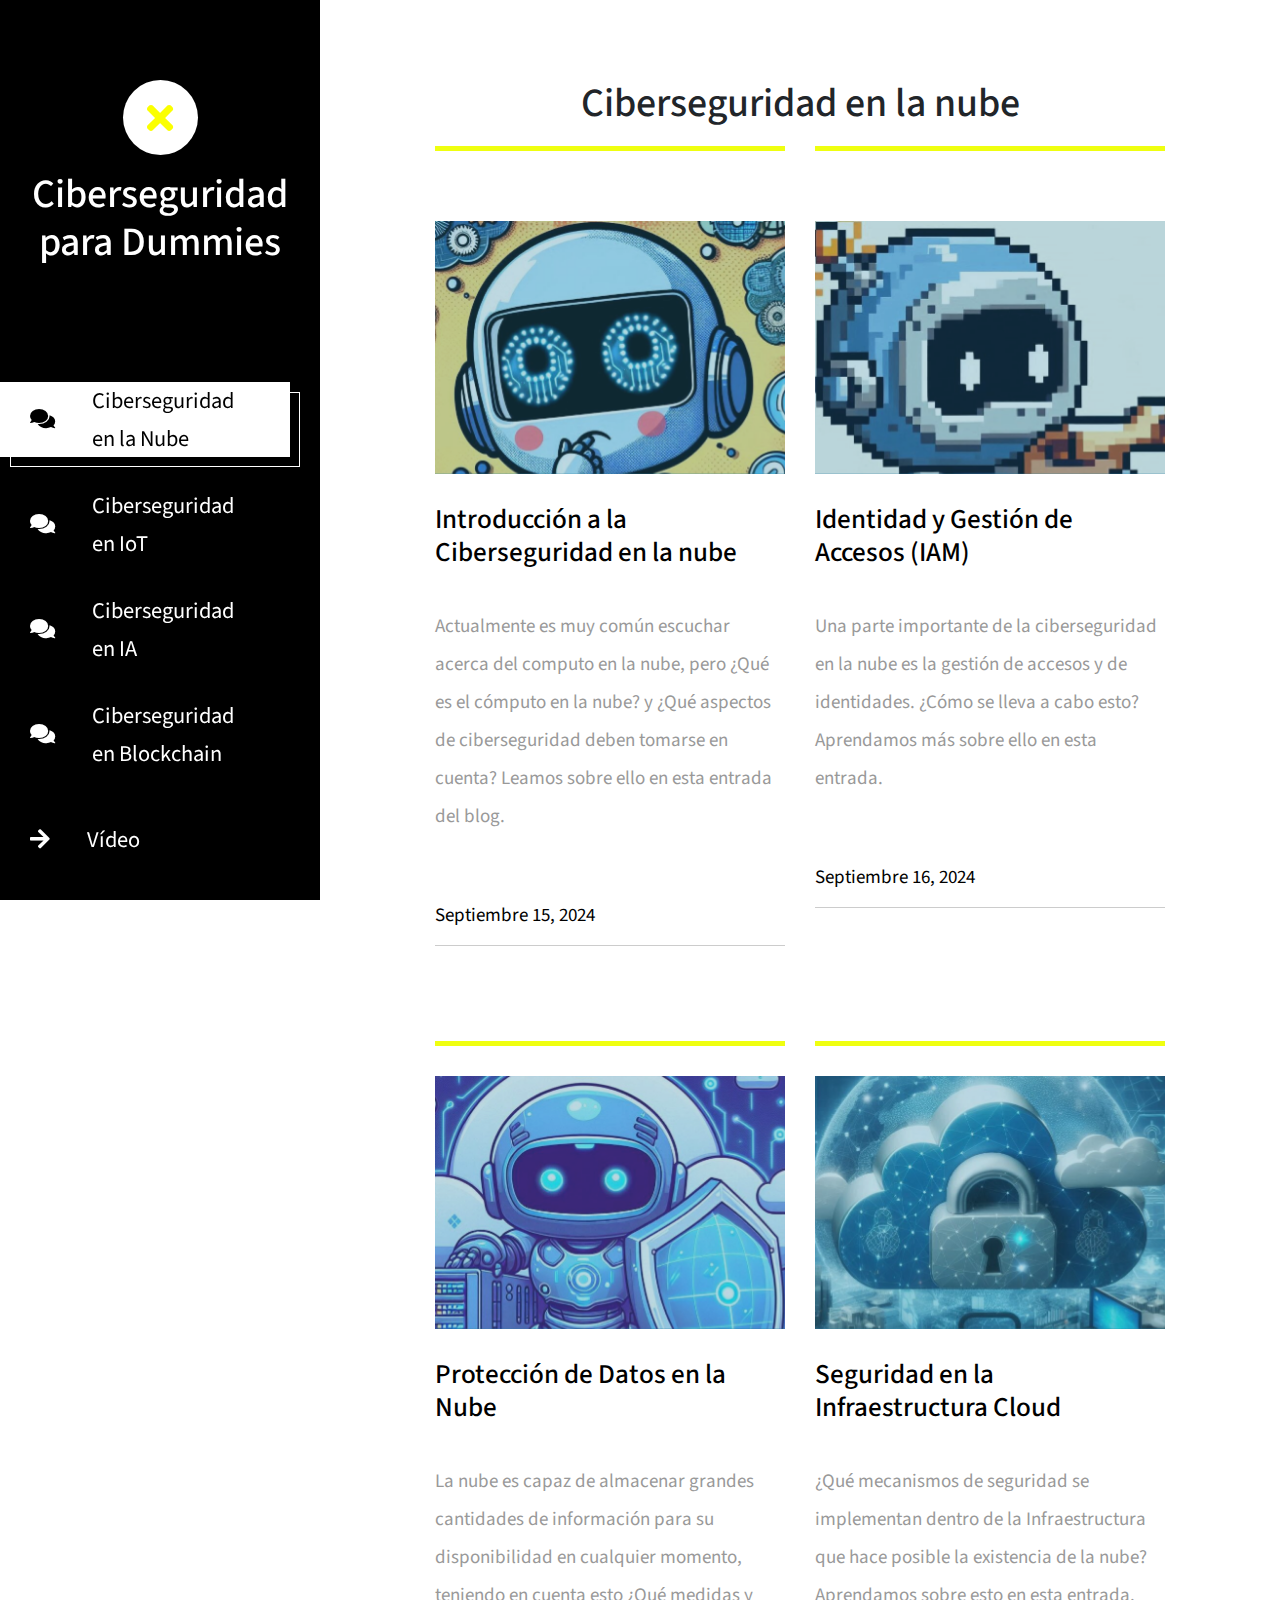
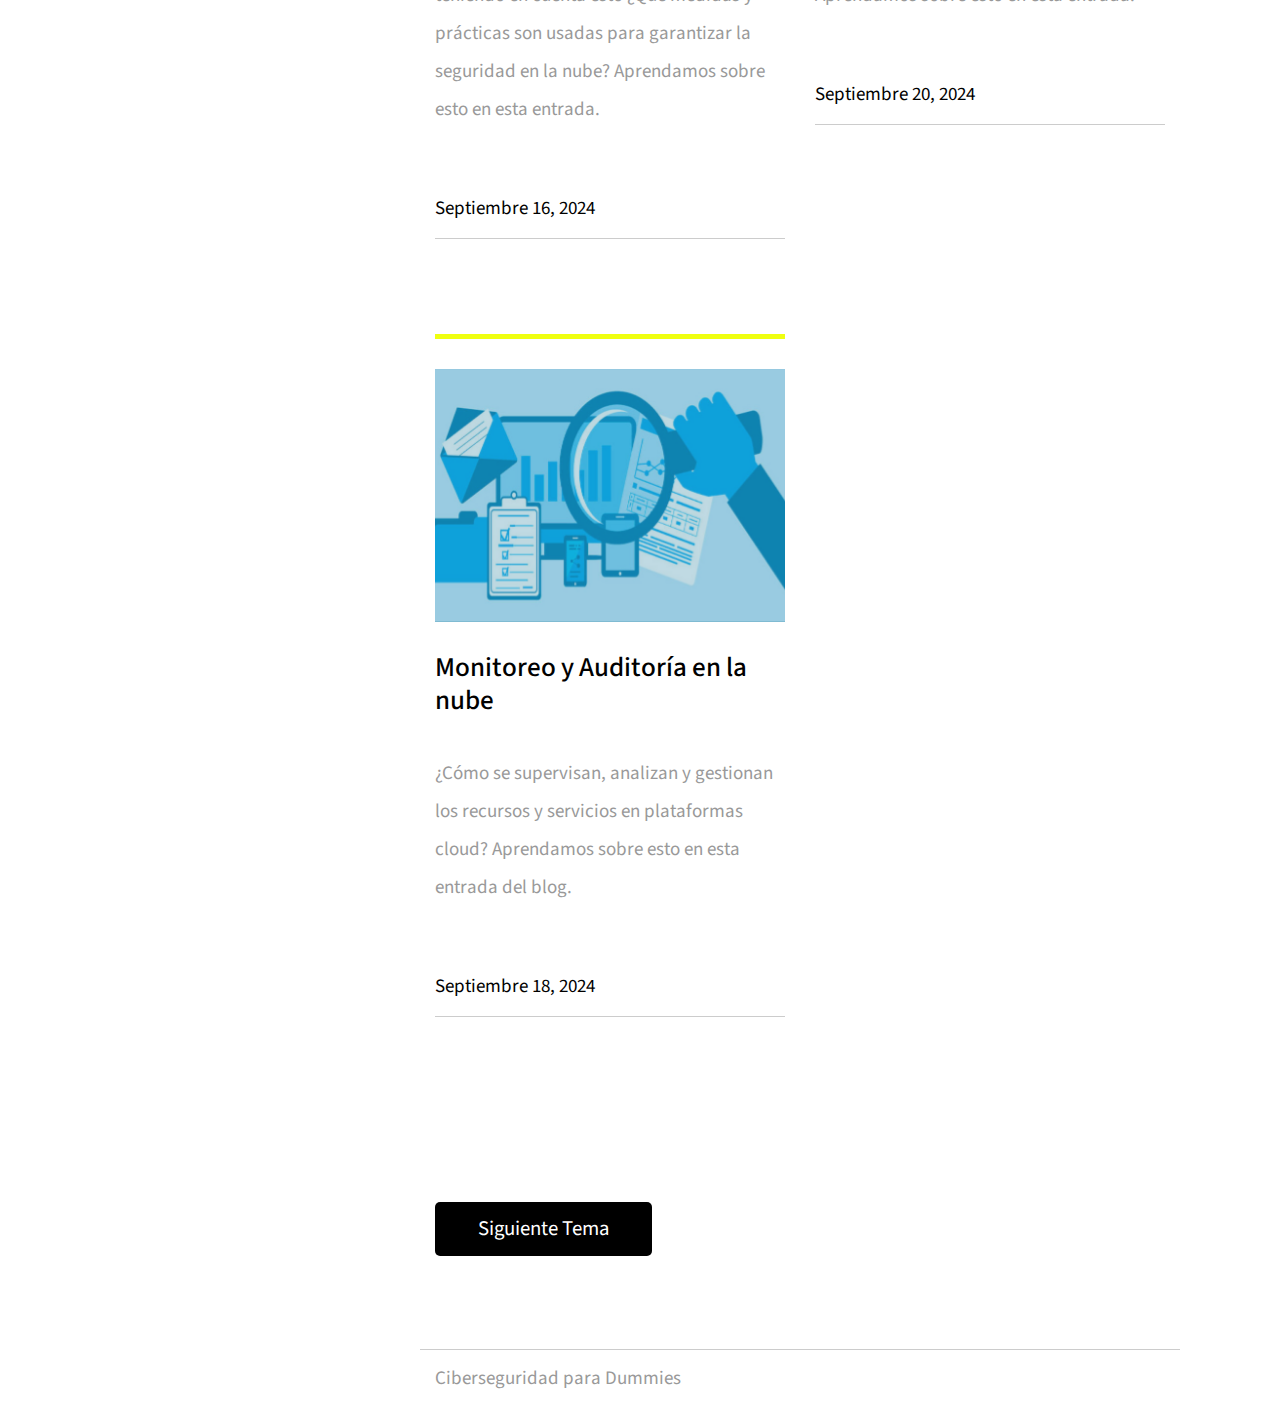
<file: index.html>
<!DOCTYPE html>
<html lang="en">
<head>
	<meta charset="UTF-8">
	<meta name="viewport" content="width=device-width, initial-scale=1.0">
	<title>Ciberseguridad para Dummies</title>
	<link rel="stylesheet" href="fontawesome/css/all.min.css"> <!-- https://fontawesome.com/ -->
	<link href="https://fonts.googleapis.com/css2?family=Source+Sans+Pro&display=swap" rel="stylesheet"> <!-- https://fonts.google.com/ -->
    <link href="css/bootstrap.min.css" rel="stylesheet">
    <link href="css/templatemo-xtra-blog.css" rel="stylesheet">
<!--
    
TemplateMo 553 Xtra Blog

https://templatemo.com/tm-553-xtra-blog

-->
</head>
<body>
	<header class="tm-header" id="tm-header">
        <div class="tm-header-wrapper">
            <button class="navbar-toggler" type="button" aria-label="Toggle navigation">
                <i class="fas fa-bars"></i>
            </button>
            <div class="tm-site-header">
                <div class="mb-3 mx-auto tm-site-logo"><i class="fas fa-times fa-2x"></i></div>            
                <h1 class="text-center">Ciberseguridad para Dummies</h1>
            </div>
            <nav class="tm-nav" id="tm-nav">            
                <ul>
                    <li class="tm-nav-item active"><a href="index.html" class="tm-nav-link">
                        <i class="fas fa-comments"></i>
                        Ciberseguridad en la Nube 
                    </a></li>
                    <li class="tm-nav-item"><a href="unidad2.html" class="tm-nav-link">
                        <i class="fas fa-comments"></i>
                        Ciberseguridad en IoT
                    </a></li>
                    <li class="tm-nav-item"><a href="unidad3.html" class="tm-nav-link">
                        <i class="fas fa-comments"></i>
                        Ciberseguridad en IA
                    </a></li>
                    <li class="tm-nav-item"><a href="unidad4.html" class="tm-nav-link">
                        <i class="fas fa-comments"></i>
                        Ciberseguridad en Blockchain
                    </a></li>
                    <li class="tm-nav-item"><a href="video.html" class="tm-nav-link">
                        <i class="fas fa-arrow-right"></i>
                        Vídeo
                    </a></li>
                </ul>
            </nav>
            <p class="tm-mb-80 pr-5 text-white">
                Ciberseguridad para Dummies es un blog en donde aprenderas sobre los temas
                más recientes sobre ciberseguridad sin morir en el intento.
            </p>
        </div>
    </header>
    <div class="container-fluid">
        <main class="tm-main">
            <!-- Search form -->  
            <h1 style="text-align: center;">
                Ciberseguridad en la nube
            </h1>       
            <div class="row tm-row">
                <article class="col-12 col-md-6 tm-post">
                    <hr class="tm-hr-primary">
                    <a target="_blank" href="https://ciberseguridadparadummies.blogspot.com/2024/09/introduccion-la-seguridad-en-la-nube.html" class="effect-lily tm-post-link tm-pt-60">
                        <div class="tm-post-link-inner">
                            <img src="img/U1-IMG1.jpg" alt="Image" class="img-fluid">                            
                        </div>
                        <h2 class="tm-pt-30 tm-color-primary tm-post-title">Introducción a la Ciberseguridad en la nube</h2>
                    </a>                    
                    <p class="tm-pt-30">
                        Actualmente es muy común escuchar acerca del computo en la nube, pero ¿Qué es el cómputo en la nube? y ¿Qué aspectos
                        de ciberseguridad deben tomarse en cuenta? Leamos sobre ello en esta entrada del blog.
                    </p>
                    <div class="d-flex justify-content-between tm-pt-45">
                        <span class="tm-color-primary">Septiembre 15, 2024</span>
                    </div>
                    <hr>
                </article>
                <article class="col-12 col-md-6 tm-post">
                    <hr class="tm-hr-primary">
                    <a target="_blank" href="https://ciberseguridadparadummies.blogspot.com/2024/09/identidad-y-gestion-de-accesos-iam.html" class="effect-lily tm-post-link tm-pt-60">
                        <div class=" tm-post-link-inner">
                            <img src="img/U1-IMG2.jpg" alt="Image" class="img-fluid">                            
                        </div>
                        <h2 class="tm-pt-30 tm-color-primary tm-post-title">Identidad y Gestión de Accesos (IAM)</h2>
                    </a>                    
                    <p class="tm-pt-30">
                        Una parte importante de la ciberseguridad en la nube es la gestión de accesos y de identidades.
                        ¿Cómo se lleva a cabo esto? Aprendamos más sobre ello en esta entrada.
                    </p>
                    <div class="d-flex justify-content-between tm-pt-45">
                        <span class="tm-color-primary">Septiembre 16, 2024</span>
                    </div>
                    <hr>
                </article>
                <article class="col-12 col-md-6 tm-post">
                    <hr class="tm-hr-primary">
                    <a target="_blank" href="https://ciberseguridadparadummies.blogspot.com/2024/09/proteccion-de-datos-en-la-nube.html" class="effect-lily tm-post-link tm-pt-20">
                        <div class="tm-post-link-inner">
                            <img src="img/U1-IMG3.jpg" alt="Image" class="img-fluid">
                        </div>
                        <h2 class="tm-pt-30 tm-color-primary tm-post-title">Protección de Datos en la Nube</h2>
                    </a>                    
                    <p class="tm-pt-30">
                        La nube es capaz de almacenar grandes cantidades de información para su
                        disponibilidad en cualquier momento, teniendo en cuenta esto
                        ¿Qué medidas y prácticas son usadas para garantizar la seguridad en la nube?
                        Aprendamos sobre esto en esta entrada.
                    </p>
                    <div class="d-flex justify-content-between tm-pt-45">
                        <span class="tm-color-primary">Septiembre 16, 2024</span>
                    </div>
                    <hr>
                </article>
                <article class="col-12 col-md-6 tm-post">
                    <hr class="tm-hr-primary">
                    <a target="_blank" href="https://ciberseguridadparadummies.blogspot.com/2024/09/seguridad-en-la-infraestructura-cloud.html" class="effect-lily tm-post-link tm-pt-20">
                        <div class="tm-post-link-inner">
                            <img src="img/U1-IMG4.jpg" alt="Image" class="img-fluid">
                        </div>
                        <h2 class="tm-pt-30 tm-color-primary tm-post-title">Seguridad en la Infraestructura Cloud</h2>
                    </a>                    
                    <p class="tm-pt-30">
                        ¿Qué mecanismos de seguridad se implementan dentro de la Infraestructura
                        que hace posible la existencia de la nube? Aprendamos sobre esto en
                        esta entrada.
                    </p>
                    <div class="d-flex justify-content-between tm-pt-45">
                        <span class="tm-color-primary">Septiembre 20, 2024</span>
                    </div>
                    <hr>
                </article>
                <article class="col-12 col-md-6 tm-post">
                    <hr class="tm-hr-primary">
                    <a target="_blank" href="https://ciberseguridadparadummies.blogspot.com/2024/09/monitoreo-y-auditoria-en-la-nube.html" class="effect-lily tm-post-link tm-pt-20">
                        <div class="tm-post-link-inner">
                            <img src="img/U1-IMG6.jpg" alt="Image" class="img-fluid">
                        </div>
                        <h2 class="tm-pt-30 tm-color-primary tm-post-title">Monitoreo y Auditoría en la nube</h2>
                    </a>                    
                    <p class="tm-pt-30">
                       ¿Cómo se supervisan, analizan y gestionan los recursos y servicios en plataformas cloud?
                       Aprendamos sobre esto en esta entrada del blog. 
                    </p>
                    <div class="d-flex justify-content-between tm-pt-45">
                        <span class="tm-color-primary"> Septiembre 18, 2024</span>
                    </div>
                    <hr>
                </article>
            </div>
            <div class="row tm-row tm-mt-100 tm-mb-75">
                <div class="tm-prev-next-wrapper">
                    <a href="unidad2.html" class="mb-2 tm-btn tm-btn-primary tm-prev-next">Siguiente Tema</a>
                </div>
            </div>            
            <footer class="row tm-row">
                <hr class="col-12">
                <div class="col-md-6 col-12 tm-color-gray">
                    Ciberseguridad para Dummies
                </div>
            </footer>
        </main>
    </div>
    <script src="js/jquery.min.js"></script>
    <script src="js/templatemo-script.js"></script>
</body>
</html>
</file>
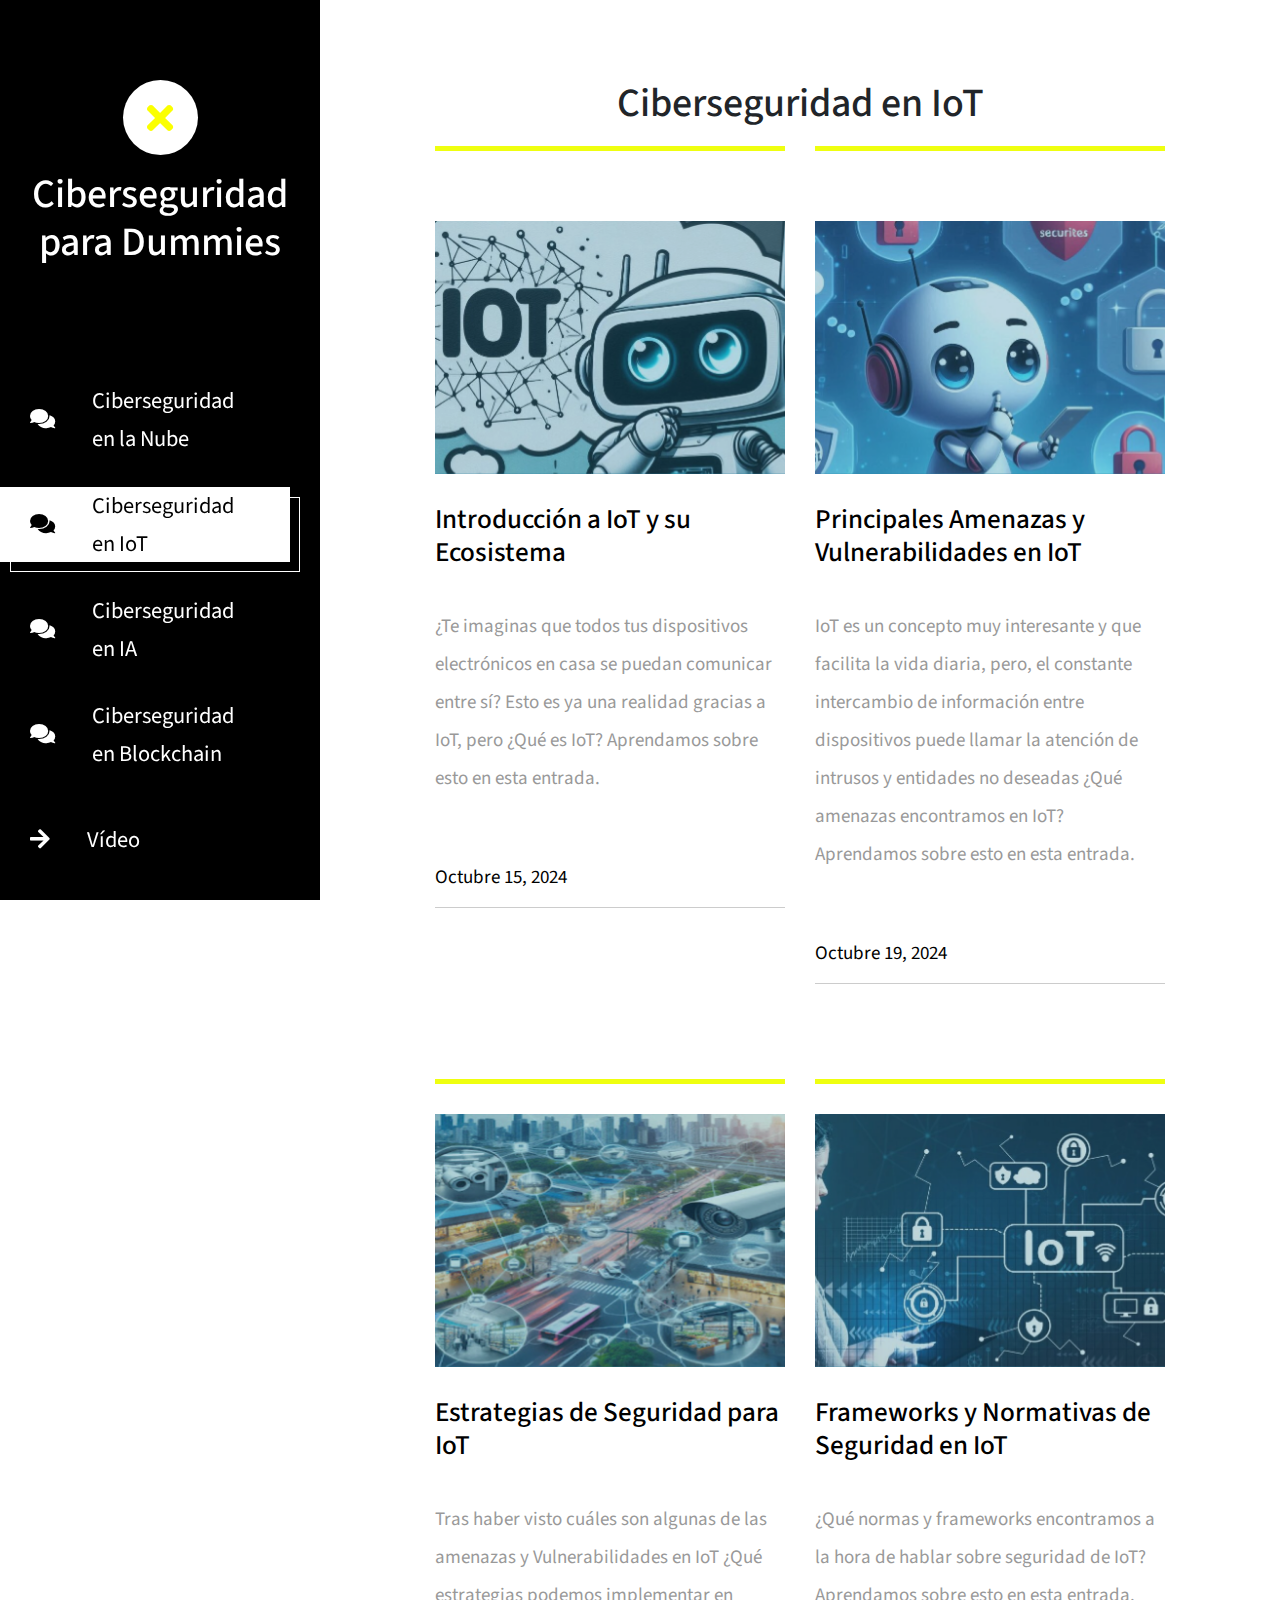
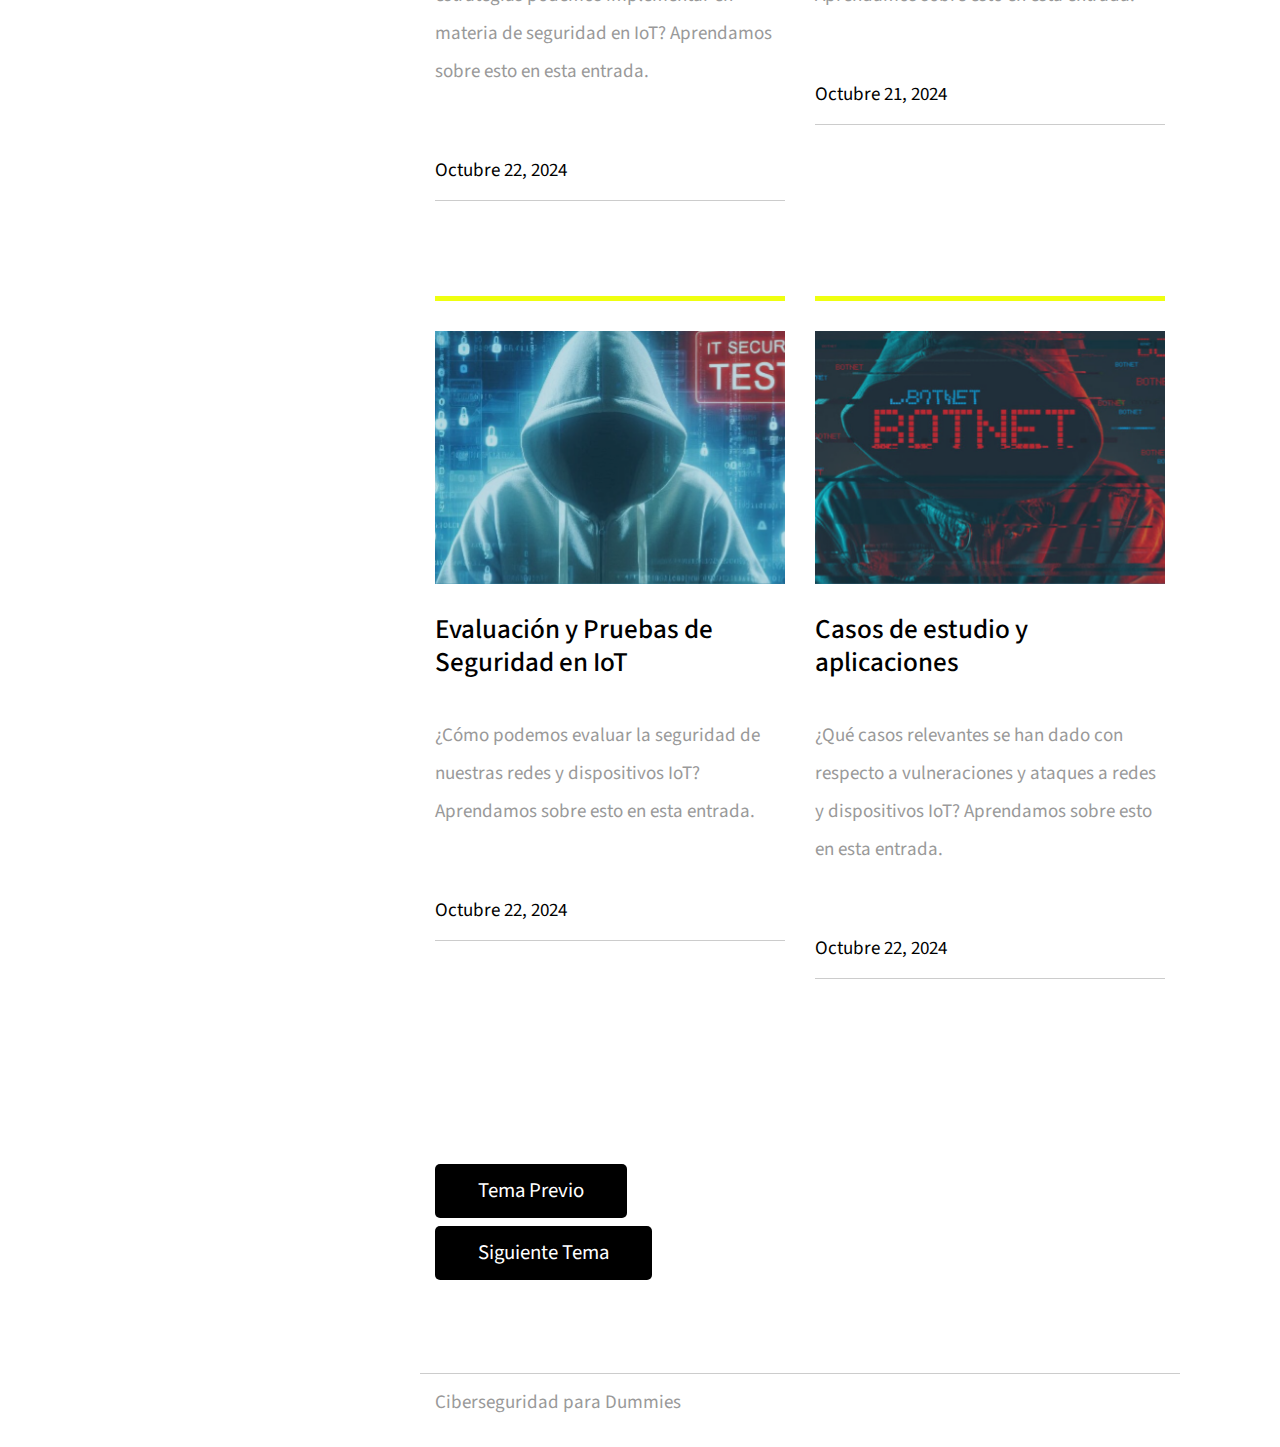
<file: unidad2.html>
<!DOCTYPE html>
<html lang="en">
<head>
	<meta charset="UTF-8">
	<meta name="viewport" content="width=device-width, initial-scale=1.0">
	<title>Ciberseguridad para Dummies</title>
	<link rel="stylesheet" href="fontawesome/css/all.min.css"> <!-- https://fontawesome.com/ -->
	<link href="https://fonts.googleapis.com/css2?family=Source+Sans+Pro&display=swap" rel="stylesheet"> <!-- https://fonts.google.com/ -->
    <link href="css/bootstrap.min.css" rel="stylesheet">
    <link href="css/templatemo-xtra-blog.css" rel="stylesheet">
<!--
    
TemplateMo 553 Xtra Blog

https://templatemo.com/tm-553-xtra-blog

-->
</head>
<body>
	<header class="tm-header" id="tm-header">
        <div class="tm-header-wrapper">
            <button class="navbar-toggler" type="button" aria-label="Toggle navigation">
                <i class="fas fa-bars"></i>
            </button>
            <div class="tm-site-header">
                <div class="mb-3 mx-auto tm-site-logo"><i class="fas fa-times fa-2x"></i></div>            
                <h1 class="text-center">Ciberseguridad para Dummies</h1>
            </div>
            <nav class="tm-nav" id="tm-nav">            
                <ul>
                    <li class="tm-nav-item"><a href="index.html" class="tm-nav-link">
                        <i class="fas fa-comments"></i>
                        Ciberseguridad en la Nube
                    </a></li>
                    <li class="tm-nav-item active"><a href="unidad2.html" class="tm-nav-link">
                        <i class="fas fa-comments"></i>
                        Ciberseguridad en IoT
                    </a></li>
                    <li class="tm-nav-item"><a href="unidad3.html" class="tm-nav-link">
                        <i class="fas fa-comments"></i>
                        Ciberseguridad en IA
                    </a></li>
                    <li class="tm-nav-item"><a href="unidad4.html" class="tm-nav-link">
                        <i class="fas fa-comments"></i>
                        Ciberseguridad en Blockchain
                    </a></li>
                    <li class="tm-nav-item"><a href="video.html" class="tm-nav-link">
                        <i class="fas fa-arrow-right"></i>
                        Vídeo
                    </a></li>
                </ul>
            </nav>
            <p class="tm-mb-80 pr-5 text-white">
                Ciberseguridad para Dummies es un blog en donde aprenderas sobre los temas
                más recientes sobre ciberseguridad sin morir en el intento.
            </p>
        </div>
    </header>
    <div class="container-fluid">
        <main class="tm-main">
            <h1 style="text-align: center;">
                Ciberseguridad en IoT
            </h1>
            <!-- Search form -->         
            <div class="row tm-row">
                <article class="col-12 col-md-6 tm-post">
                    <hr class="tm-hr-primary">
                    <a target="_blank" href="https://ciberseguridadparadummies.blogspot.com/2024/10/introduccion-iot-y-su-ecosistema.html" class="effect-lily tm-post-link tm-pt-60">
                        <div class="tm-post-link-inner">
                            <img src="img/U2-IMG1.jpg" alt="Image" class="img-fluid">                            
                        </div>
                        <h2 class="tm-pt-30 tm-color-primary tm-post-title">Introducción a IoT y su Ecosistema</h2>
                    </a>                    
                    <p class="tm-pt-30">
                        ¿Te imaginas que todos tus dispositivos electrónicos en casa se puedan comunicar entre sí?
                        Esto es ya una realidad gracias a IoT, pero ¿Qué es IoT?
                        Aprendamos sobre esto en esta entrada.
                    </p>
                    <div class="d-flex justify-content-between tm-pt-45">
                        <span class="tm-color-primary">Octubre 15, 2024</span>
                    </div>
                    <hr>
                </article>
                <article class="col-12 col-md-6 tm-post">
                    <hr class="tm-hr-primary">
                    <a target="_blank" href="https://ciberseguridadparadummies.blogspot.com/2024/10/principales-amenazas-y-vulnerabilidades.html" class="effect-lily tm-post-link tm-pt-60">
                        <div class=" tm-post-link-inner">
                            <img src="img/U2-IMG2.jpg" alt="Image" class="img-fluid">                            
                        </div>
                        <h2 class="tm-pt-30 tm-color-primary tm-post-title">Principales Amenazas y Vulnerabilidades en IoT</h2>
                    </a>                    
                    <p class="tm-pt-30">
                        IoT es un concepto muy interesante y que facilita la vida diaria, pero, el constante
                        intercambio de información entre dispositivos puede llamar la atención de intrusos
                        y entidades no deseadas ¿Qué amenazas encontramos en IoT? Aprendamos sobre esto en esta entrada.
                    </p>
                    <div class="d-flex justify-content-between tm-pt-45">
                        <span class="tm-color-primary">Octubre 19, 2024</span>
                    </div>
                    <hr>
                </article>
                <article class="col-12 col-md-6 tm-post">
                    <hr class="tm-hr-primary">
                    <a target="_blank" href="https://ciberseguridadparadummies.blogspot.com/2024/10/estrategias-de-seguridad-para-iot.html" class="effect-lily tm-post-link tm-pt-20">
                        <div class="tm-post-link-inner">
                            <img src="img/U2-IMG3.jpg" alt="Image" class="img-fluid">
                        </div>
                        <h2 class="tm-pt-30 tm-color-primary tm-post-title">Estrategias de Seguridad para IoT</h2>
                    </a>                    
                    <p class="tm-pt-30">
                        Tras haber visto cuáles son algunas de las amenazas y Vulnerabilidades en IoT
                        ¿Qué estrategias podemos implementar en materia de seguridad en IoT?
                        Aprendamos sobre esto en esta entrada.
                    </p>
                    <div class="d-flex justify-content-between tm-pt-45">
                        <span class="tm-color-primary">Octubre 22, 2024</span>
                    </div>
                    <hr>
                </article>
                <article class="col-12 col-md-6 tm-post">
                    <hr class="tm-hr-primary">
                    <a target="_blank" href="https://ciberseguridadparadummies.blogspot.com/2024/10/frameworks-y-normativas-de-seguridad-en.html" class="effect-lily tm-post-link tm-pt-20">
                        <div class="tm-post-link-inner">
                            <img src="img/U2-IMG4.jpeg" alt="Image" class="img-fluid">
                        </div>
                        <h2 class="tm-pt-30 tm-color-primary tm-post-title">Frameworks y Normativas de Seguridad en IoT</h2>
                    </a>                    
                    <p class="tm-pt-30">
                        ¿Qué normas y frameworks encontramos a la hora de hablar sobre seguridad de IoT?
                        Aprendamos sobre esto en esta entrada.
                    </p>
                    <div class="d-flex justify-content-between tm-pt-45">
                        <span class="tm-color-primary">Octubre 21, 2024</span>
                    </div>
                    <hr>
                </article>
                <article class="col-12 col-md-6 tm-post">
                    <hr class="tm-hr-primary">
                    <a target="_blank" href="https://ciberseguridadparadummies.blogspot.com/2024/10/evaluacion-y-pruebas-de-seguridad-en-iot.html" class="effect-lily tm-post-link tm-pt-20">
                        <div class="tm-post-link-inner">
                            <img src="img/U2-IMG5.jpg" alt="Image" class="img-fluid">
                        </div>
                        <h2 class="tm-pt-30 tm-color-primary tm-post-title">Evaluación y Pruebas de Seguridad en IoT</h2>
                    </a>                    
                    <p class="tm-pt-30">
                        ¿Cómo podemos evaluar la seguridad de nuestras redes y dispositivos IoT?
                        Aprendamos sobre esto en esta entrada.
                    </p>
                    <div class="d-flex justify-content-between tm-pt-45">
                        <span class="tm-color-primary">Octubre 22, 2024</span>
                    </div>
                    <hr>
                </article>
                <article class="col-12 col-md-6 tm-post">
                    <hr class="tm-hr-primary">
                    <a target="_blank" href="https://ciberseguridadparadummies.blogspot.com/2024/10/caso-de-estudio-y-aplicaciones.html" class="effect-lily tm-post-link tm-pt-20">
                        <div class="tm-post-link-inner">
                            <img src="img/U2-IMG6.jpg" alt="Image" class="img-fluid">
                        </div>
                        <h2 class="tm-pt-30 tm-color-primary tm-post-title">Casos de estudio y aplicaciones</h2>
                    </a>                    
                    <p class="tm-pt-30">
                       ¿Qué casos relevantes se han dado con respecto a vulneraciones y ataques a redes
                       y dispositivos IoT?
                       Aprendamos sobre esto en esta entrada. 
                    </p>
                    <div class="d-flex justify-content-between tm-pt-45">
                        <span class="tm-color-primary"> Octubre 22, 2024</span>
                    </div>
                    <hr>
                </article>
            </div>
            <div class="row tm-row tm-mt-100 tm-mb-75">
                <div class="tm-prev-next-wrapper">
                    <a href="index.html" class="mb-2 tm-btn tm-btn-primary tm-prev-next tm-mr-20">Tema Previo</a>
                    <a href="unidad3.html" class="mb-2 tm-btn tm-btn-primary tm-prev-next">Siguiente Tema</a>
                </div>        
            </div>            
            <footer class="row tm-row">
                <hr class="col-12">
                <div class="col-md-6 col-12 tm-color-gray">
                    Ciberseguridad para Dummies
                </div>
            </footer>
        </main>
    </div>
    <script src="js/jquery.min.js"></script>
    <script src="js/templatemo-script.js"></script>
</body>
</html>
</file>
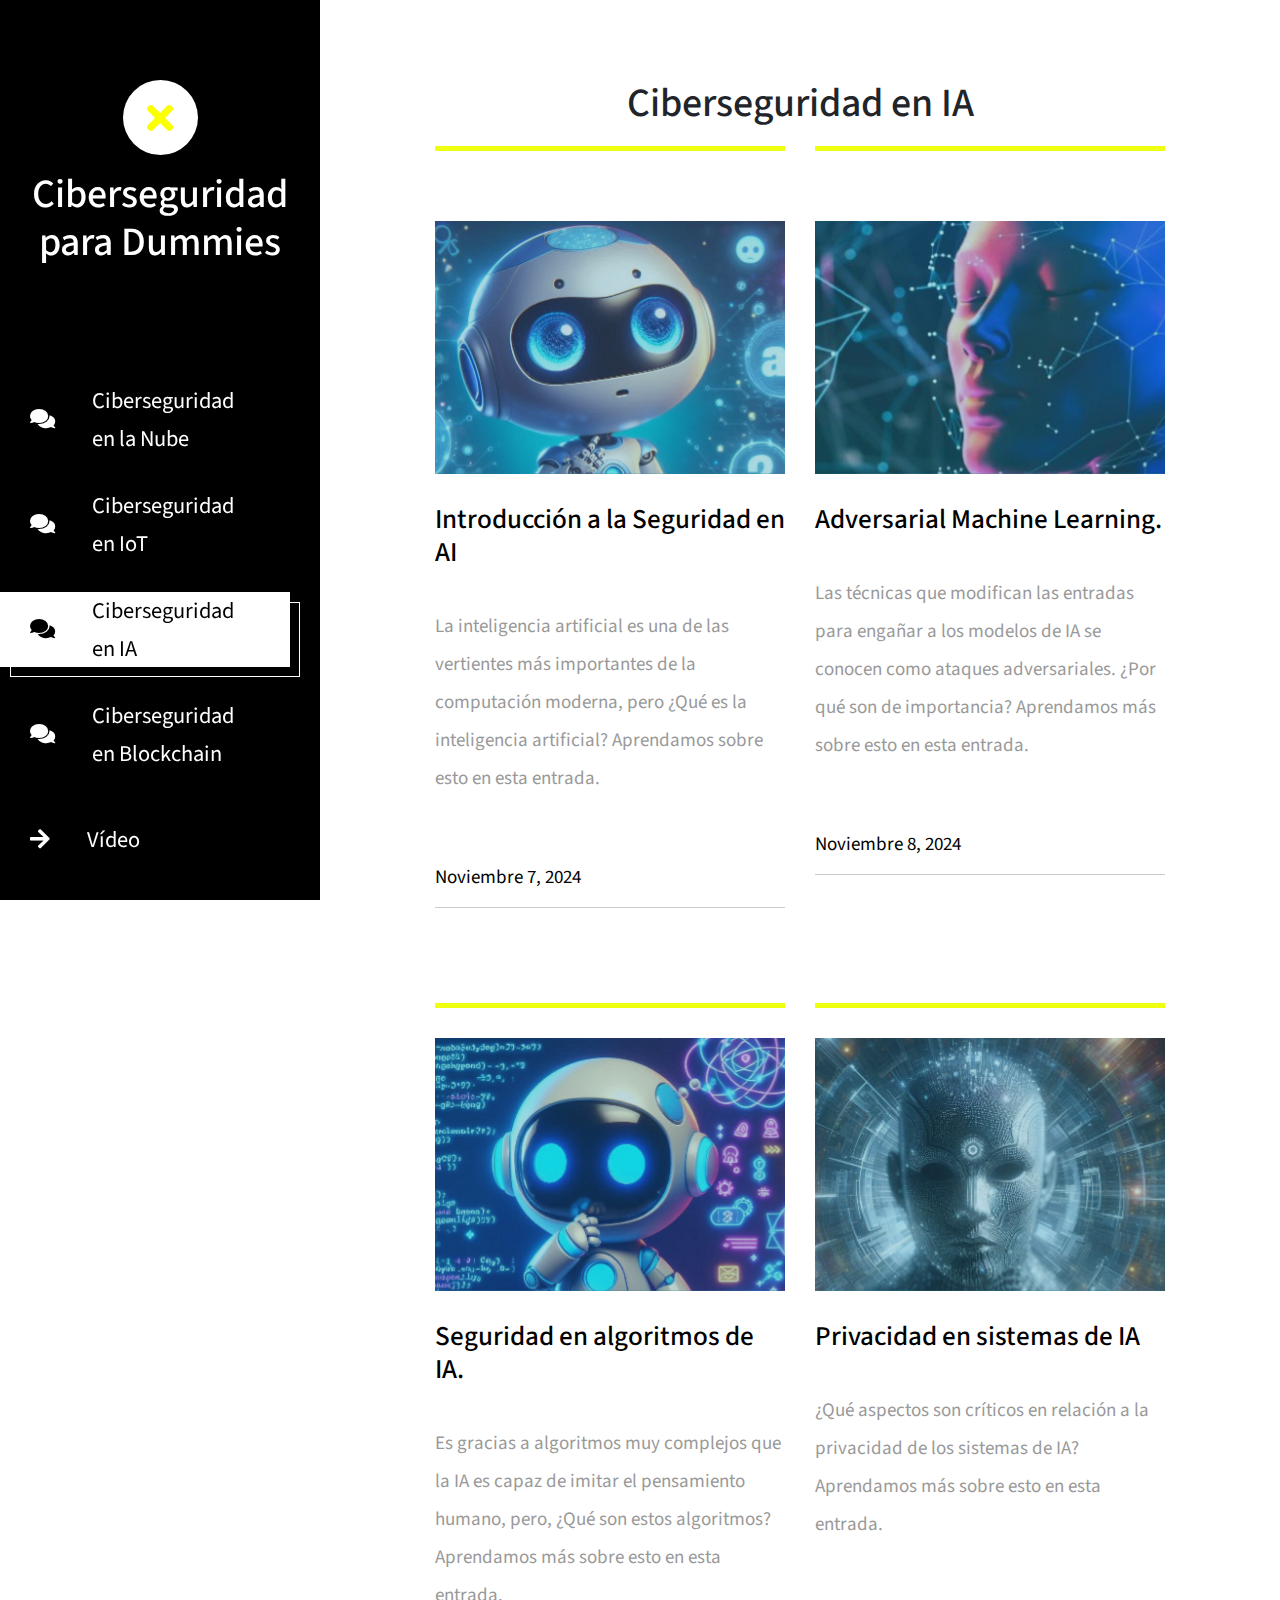
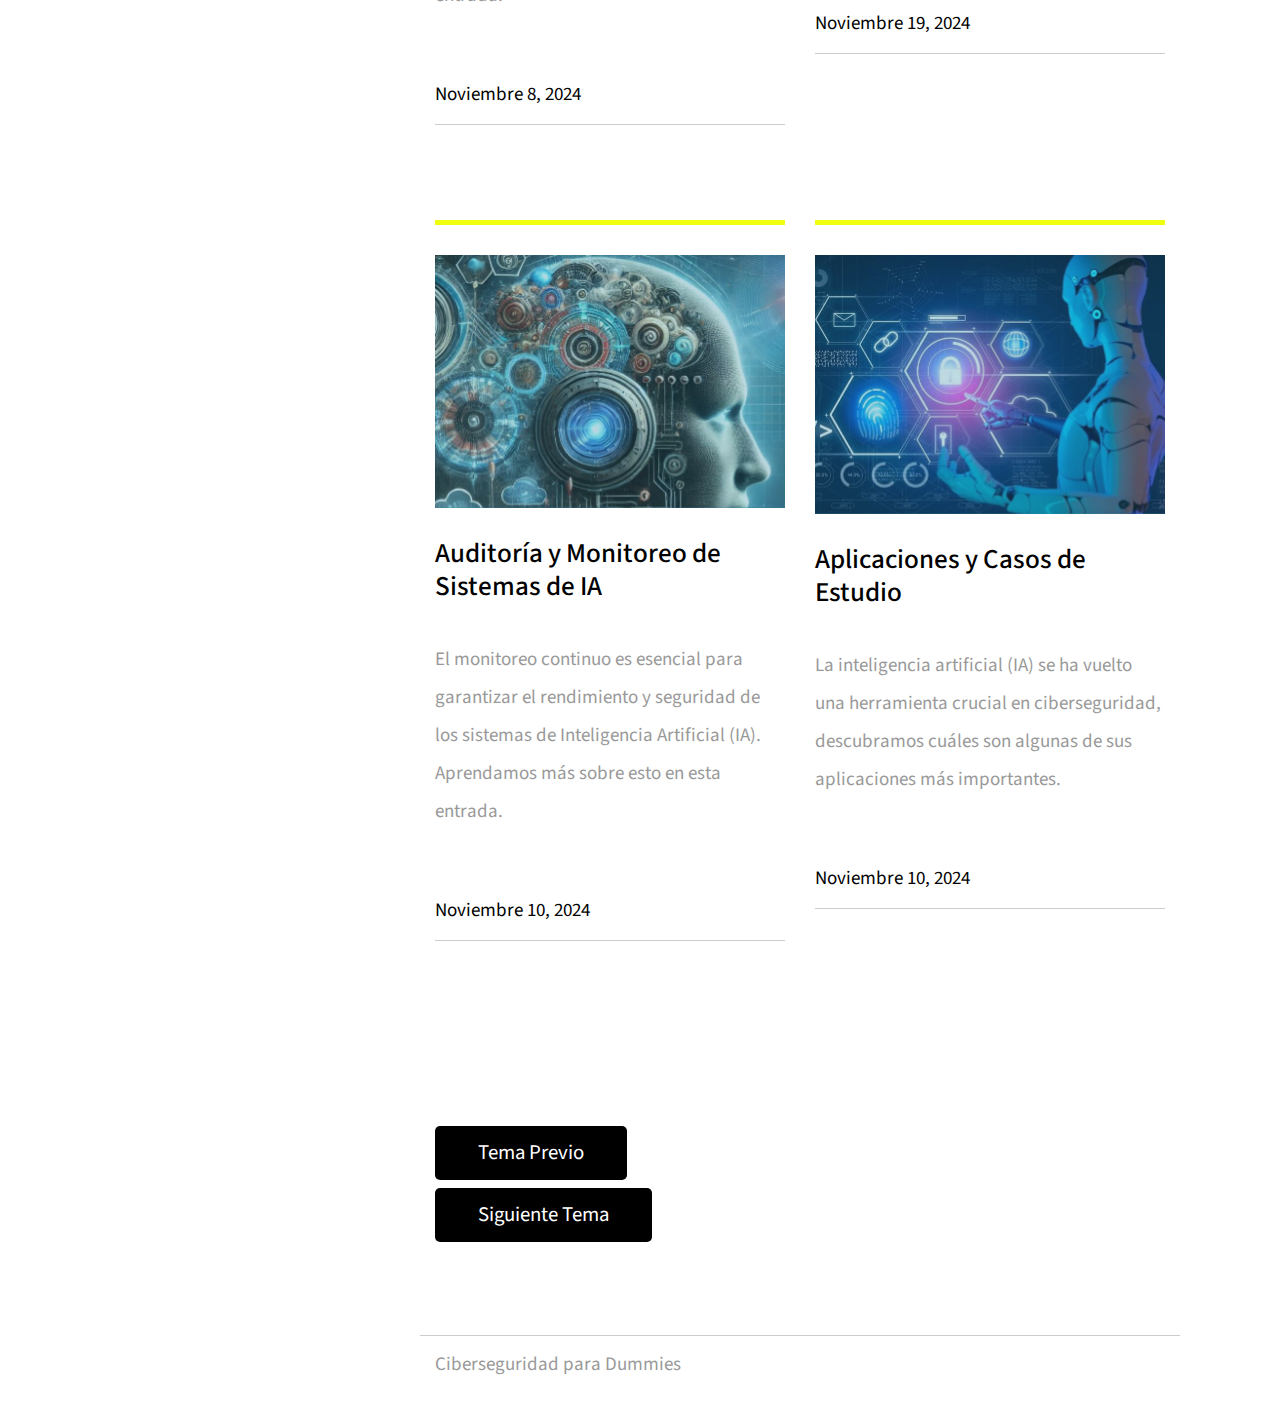
<file: unidad3.html>
<!DOCTYPE html>
<html lang="en">
<head>
	<meta charset="UTF-8">
	<meta name="viewport" content="width=device-width, initial-scale=1.0">
	<title>Ciberseguridad para Dummies</title>
	<link rel="stylesheet" href="fontawesome/css/all.min.css"> <!-- https://fontawesome.com/ -->
	<link href="https://fonts.googleapis.com/css2?family=Source+Sans+Pro&display=swap" rel="stylesheet"> <!-- https://fonts.google.com/ -->
    <link href="css/bootstrap.min.css" rel="stylesheet">
    <link href="css/templatemo-xtra-blog.css" rel="stylesheet">
<!--
    
TemplateMo 553 Xtra Blog

https://templatemo.com/tm-553-xtra-blog

-->
</head>
<body>
	<header class="tm-header" id="tm-header">
        <div class="tm-header-wrapper">
            <button class="navbar-toggler" type="button" aria-label="Toggle navigation">
                <i class="fas fa-bars"></i>
            </button>
            <div class="tm-site-header">
                <div class="mb-3 mx-auto tm-site-logo"><i class="fas fa-times fa-2x"></i></div>            
                <h1 class="text-center">Ciberseguridad para Dummies</h1>
            </div>
            <nav class="tm-nav" id="tm-nav">            
                <ul>
                    <li class="tm-nav-item"><a href="index.html" class="tm-nav-link">
                        <i class="fas fa-comments"></i>
                        Ciberseguridad en la Nube
                    </a></li>
                    <li class="tm-nav-item"><a href="unidad2.html" class="tm-nav-link">
                        <i class="fas fa-comments"></i>
                        Ciberseguridad en IoT
                    </a></li>
                    <li class="tm-nav-item active"><a href="unidad3.html" class="tm-nav-link">
                        <i class="fas fa-comments"></i>
                        Ciberseguridad en IA
                    </a></li>
                    <li class="tm-nav-item"><a href="unidad4.html" class="tm-nav-link">
                        <i class="fas fa-comments"></i>
                        Ciberseguridad en Blockchain
                    </a></li>
                    <li class="tm-nav-item"><a href="video.html" class="tm-nav-link">
                        <i class="fas fa-arrow-right"></i>
                        Vídeo
                    </a></li>
                </ul>
            </nav>
            <p class="tm-mb-80 pr-5 text-white">
                Ciberseguridad para Dummies es un blog en donde aprenderas sobre los temas
                más recientes sobre ciberseguridad sin morir en el intento.
            </p>
        </div>
    </header>
    <div class="container-fluid">
        <main class="tm-main">
            <h1 style="text-align: center;">
                Ciberseguridad en IA
            </h1>
            <!-- Search form -->         
            <div class="row tm-row">
                <article class="col-12 col-md-6 tm-post">
                    <hr class="tm-hr-primary">
                    <a target="_blank" href="https://ciberseguridadparadummies.blogspot.com/2024/11/introduccion-la-seguridad-en-ai.html" class="effect-lily tm-post-link tm-pt-60">
                        <div class="tm-post-link-inner">
                            <img src="img/U3-IMG1.jpg" alt="Image" class="img-fluid">                            
                        </div>
                        <h2 class="tm-pt-30 tm-color-primary tm-post-title">Introducción a la Seguridad en AI</h2>
                    </a>                    
                    <p class="tm-pt-30">
                        La inteligencia artificial es una de las vertientes más importantes de la
                        computación moderna, pero ¿Qué es la inteligencia artificial?
                        Aprendamos sobre esto en esta entrada.
                    </p>
                    <div class="d-flex justify-content-between tm-pt-45">
                        <span class="tm-color-primary">Noviembre 7, 2024</span>
                    </div>
                    <hr>
                </article>
                <article class="col-12 col-md-6 tm-post">
                    <hr class="tm-hr-primary">
                    <a target="_blank" href="https://ciberseguridadparadummies.blogspot.com/2024/11/adversarial-machine-learning.html" class="effect-lily tm-post-link tm-pt-60">
                        <div class=" tm-post-link-inner">
                            <img src="img/U3-IMG2.jpg" alt="Image" class="img-fluid">                            
                        </div>
                        <h2 class="tm-pt-30 tm-color-primary tm-post-title"> Adversarial Machine Learning.
                        </h2>
                    </a>                    
                    <p class="tm-pt-30">
                        Las técnicas que modifican las entradas para engañar a los modelos de IA se conocen como ataques adversariales.
                        ¿Por qué son de importancia?
                        Aprendamos más sobre esto en esta entrada.
                    </p>
                    <div class="d-flex justify-content-between tm-pt-45">
                        <span class="tm-color-primary">Noviembre 8, 2024</span>
                    </div>
                    <hr>
                </article>
                <article class="col-12 col-md-6 tm-post">
                    <hr class="tm-hr-primary">
                    <a target="_blank" href="https://ciberseguridadparadummies.blogspot.com/2024/11/seguridad-en-algoritmos-de-ia.html" class="effect-lily tm-post-link tm-pt-20">
                        <div class="tm-post-link-inner">
                            <img src="img/U3-IMG3.jpg" alt="Image" class="img-fluid">
                        </div>
                        <h2 class="tm-pt-30 tm-color-primary tm-post-title">Seguridad en algoritmos de IA.</h2>
                    </a>                    
                    <p class="tm-pt-30">
                        Es gracias a algoritmos muy complejos que la IA es capaz de imitar el pensamiento humano, pero, 
                        ¿Qué son estos algoritmos?
                        Aprendamos más sobre esto en esta entrada.
                    </p>
                    <div class="d-flex justify-content-between tm-pt-45">
                        <span class="tm-color-primary">Noviembre 8, 2024</span>
                    </div>
                    <hr>
                </article>
                <article class="col-12 col-md-6 tm-post">
                    <hr class="tm-hr-primary">
                    <a target="_blank" href="https://ciberseguridadparadummies.blogspot.com/2024/11/privacidad-en-sistemas-de-ia.html" class="effect-lily tm-post-link tm-pt-20">
                        <div class="tm-post-link-inner">
                            <img src="img/U3-IMG4.jpg" alt="Image" class="img-fluid">
                        </div>
                        <h2 class="tm-pt-30 tm-color-primary tm-post-title">Privacidad en sistemas de IA
                        </h2>
                    </a>                    
                    <p class="tm-pt-30"> ¿Qué aspectos son críticos en relación a la privacidad de los sistemas
                        de IA? Aprendamos más sobre esto en esta entrada.
                        
                    </p>
                    <div class="d-flex justify-content-between tm-pt-45">
                        <span class="tm-color-primary">Noviembre 19, 2024</span>
                    </div>
                    <hr>
                </article>
                <article class="col-12 col-md-6 tm-post">
                    <hr class="tm-hr-primary">
                    <a target="_blank" href="https://ciberseguridadparadummies.blogspot.com/2024/11/5-auditoria-y-monitoreo-de-sistemas-de.html" class="effect-lily tm-post-link tm-pt-20">
                        <div class="tm-post-link-inner">
                            <img src="img/U3-IMG5.jpg" alt="Image" class="img-fluid">
                        </div>
                        <h2 class="tm-pt-30 tm-color-primary tm-post-title">Auditoría y Monitoreo de Sistemas de IA</h2>
                    </a>                    
                    <p class="tm-pt-30">
                        El monitoreo continuo es esencial para garantizar el rendimiento y seguridad de los sistemas de 
                        Inteligencia Artificial (IA).
                        Aprendamos más sobre esto en esta entrada. 
                    </p>
                    <div class="d-flex justify-content-between tm-pt-45">
                        <span class="tm-color-primary"> Noviembre 10, 2024</span>
                    </div>
                    <hr>
                </article>
                <article class="col-12 col-md-6 tm-post">
                    <hr class="tm-hr-primary">
                    <a target="_blank" href="https://ciberseguridadparadummies.blogspot.com/2024/11/6-aplicaciones-y-casos-de-estudio.html" class="effect-lily tm-post-link tm-pt-20">
                        <div class="tm-post-link-inner">
                            <img src="img/U3-IMG6.jpg" alt="Image" class="img-fluid">
                        </div>
                        <h2 class="tm-pt-30 tm-color-primary tm-post-title"> Aplicaciones y Casos de Estudio</h2>
                    </a>                    
                    <p class="tm-pt-30">
                        La inteligencia artificial (IA) se ha vuelto una herramienta crucial en ciberseguridad, 
                        descubramos cuáles son algunas de sus aplicaciones más importantes.
                    </p>
                    <div class="d-flex justify-content-between tm-pt-45">
                        <span class="tm-color-primary">Noviembre 10, 2024</span>
                    </div>
                    <hr>
                </article>
            </div>
            <div class="row tm-row tm-mt-100 tm-mb-75">
                <div class="tm-prev-next-wrapper">
                    <a href="unidad2.html" class="mb-2 tm-btn tm-btn-primary tm-prev-next  tm-mr-20">Tema Previo</a>
                    <a href="unidad4.html" class="mb-2 tm-btn tm-btn-primary tm-prev-next">Siguiente Tema</a>
                </div>          
            </div>            
            <footer class="row tm-row">
                <hr class="col-12">
                <div class="col-md-6 col-12 tm-color-gray">
                    Ciberseguridad para Dummies
                </div>
            </footer>
        </main>
    </div>
    <script src="js/jquery.min.js"></script>
    <script src="js/templatemo-script.js"></script>
</body>
</html>
</file>
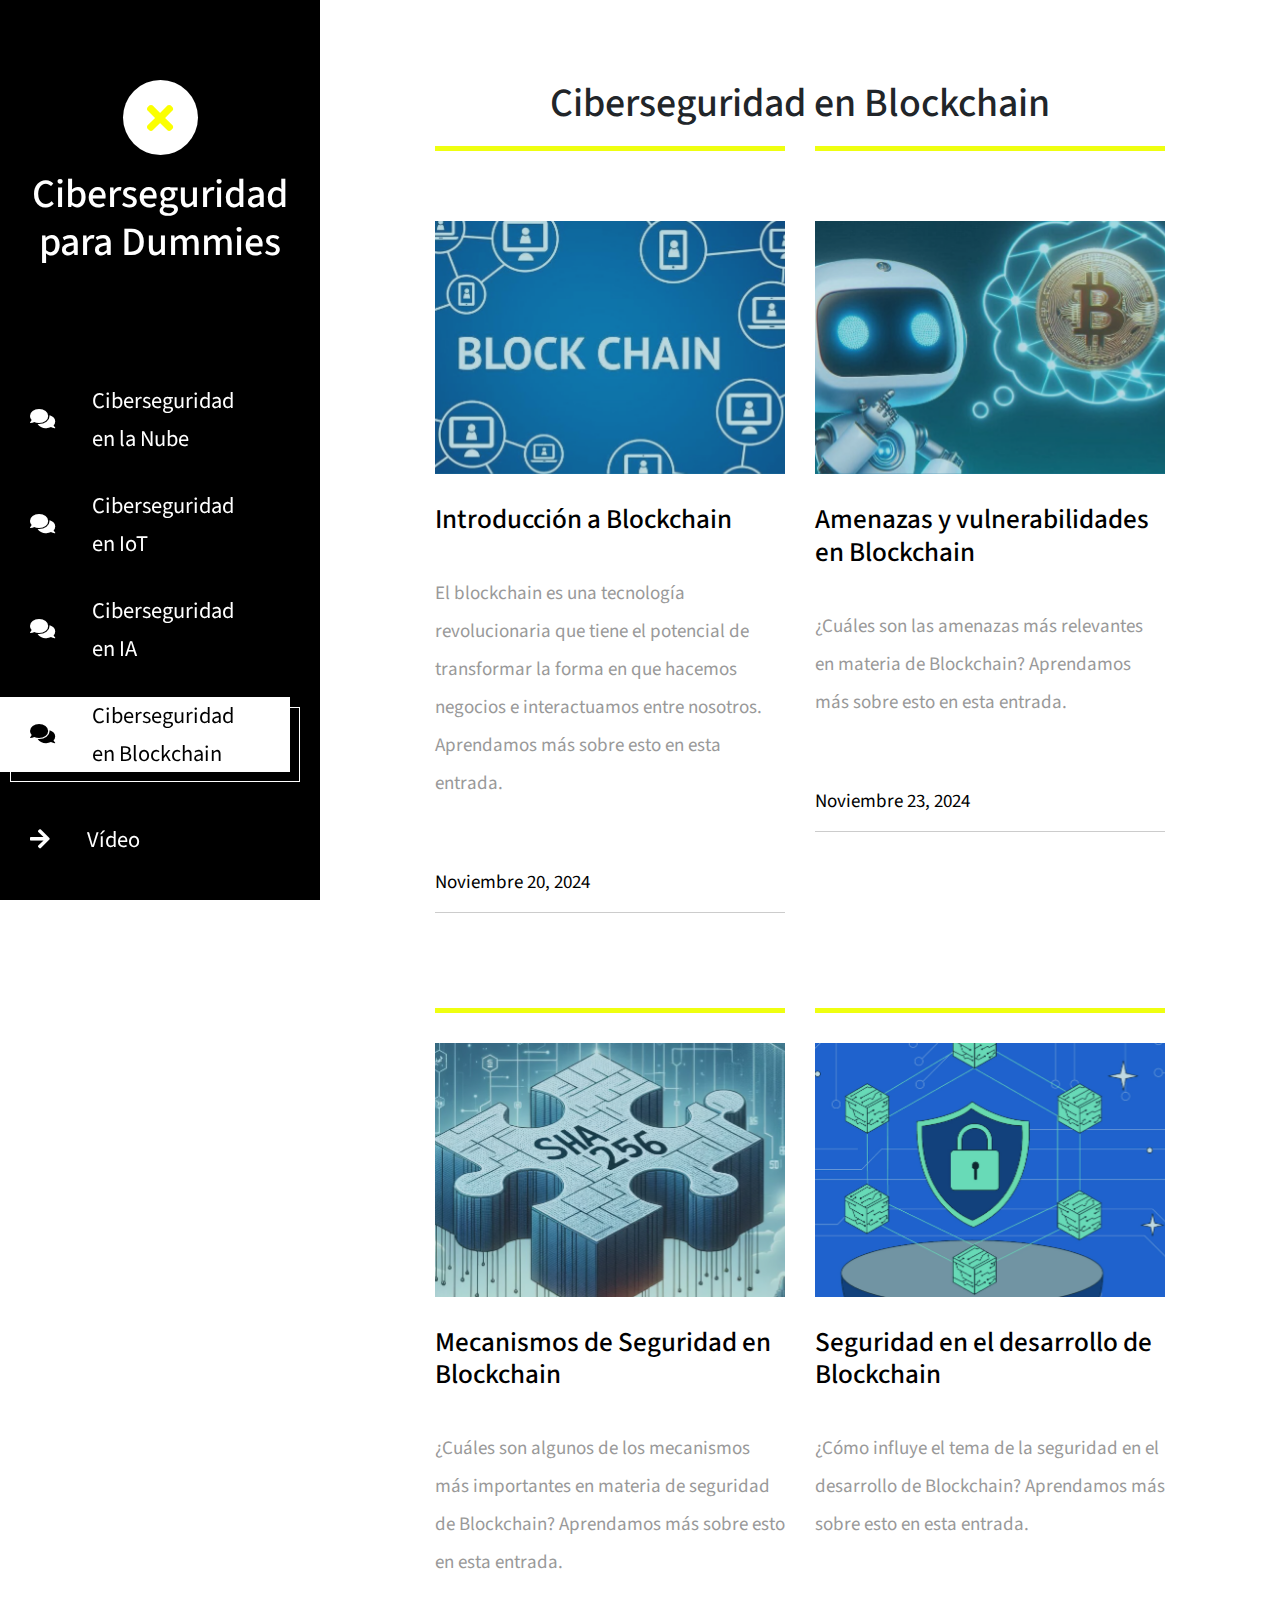
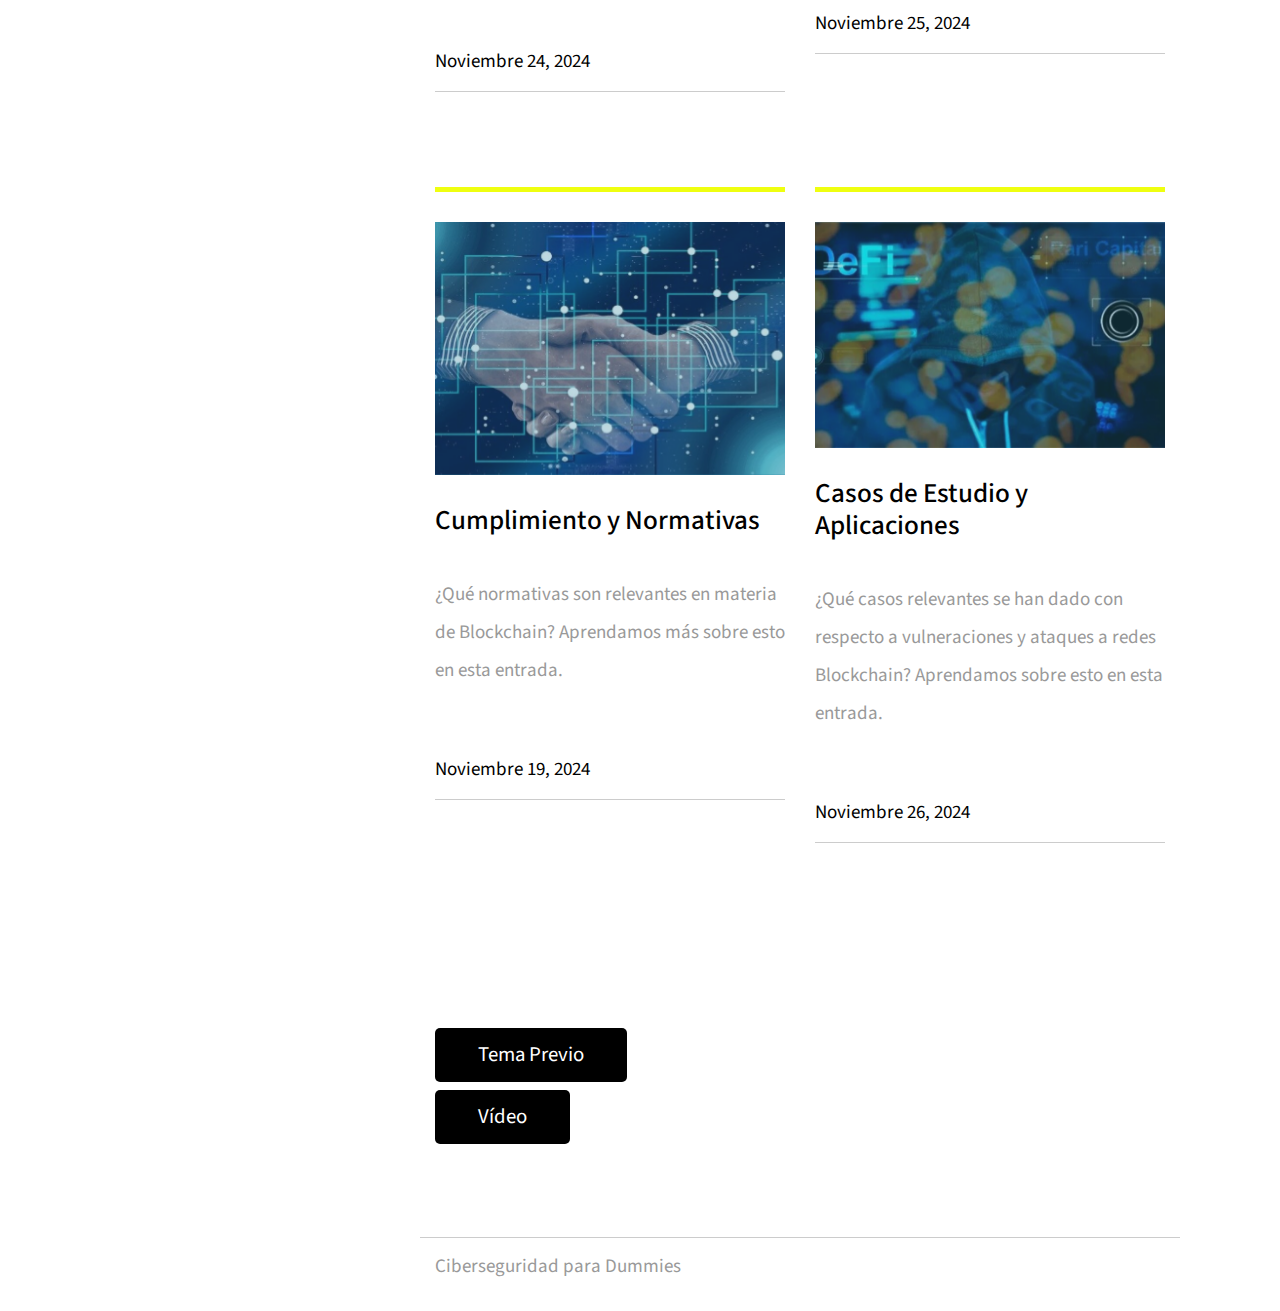
<file: unidad4.html>
<!DOCTYPE html>
<html lang="en">
<head>
	<meta charset="UTF-8">
	<meta name="viewport" content="width=device-width, initial-scale=1.0">
	<title>Ciberseguridad para Dummies</title>
	<link rel="stylesheet" href="fontawesome/css/all.min.css"> <!-- https://fontawesome.com/ -->
	<link href="https://fonts.googleapis.com/css2?family=Source+Sans+Pro&display=swap" rel="stylesheet"> <!-- https://fonts.google.com/ -->
    <link href="css/bootstrap.min.css" rel="stylesheet">
    <link href="css/templatemo-xtra-blog.css" rel="stylesheet">
<!--
    
TemplateMo 553 Xtra Blog

https://templatemo.com/tm-553-xtra-blog

-->
</head>
<body>
	<header class="tm-header" id="tm-header">
        <div class="tm-header-wrapper">
            <button class="navbar-toggler" type="button" aria-label="Toggle navigation">
                <i class="fas fa-bars"></i>
            </button>
            <div class="tm-site-header">
                <div class="mb-3 mx-auto tm-site-logo"><i class="fas fa-times fa-2x"></i></div>            
                <h1 class="text-center">Ciberseguridad para Dummies</h1>
            </div>
            <nav class="tm-nav" id="tm-nav">            
                <ul>
                    <li class="tm-nav-item"><a href="index.html" class="tm-nav-link">
                        <i class="fas fa-comments"></i>
                        Ciberseguridad en la Nube
                    </a></li>
                    <li class="tm-nav-item"><a href="unidad2.html" class="tm-nav-link">
                        <i class="fas fa-comments"></i>
                        Ciberseguridad en IoT
                    </a></li>
                    <li class="tm-nav-item"><a href="unidad3.html" class="tm-nav-link">
                        <i class="fas fa-comments"></i>
                        Ciberseguridad en IA
                    </a></li>
                    <li class="tm-nav-item active"><a href="unidad4.html" class="tm-nav-link">
                        <i class="fas fa-comments"></i>
                        Ciberseguridad en Blockchain
                    </a></li>
                    <li class="tm-nav-item"><a href="video.html" class="tm-nav-link">
                        <i class="fas fa-arrow-right"></i>
                        Vídeo
                    </a></li>
                </ul>
            </nav>
            <p class="tm-mb-80 pr-5 text-white">
                Ciberseguridad para Dummies es un blog en donde aprenderas sobre los temas
                más recientes sobre ciberseguridad sin morir en el intento.
            </p>
        </div>
    </header>
    <div class="container-fluid">
        <main class="tm-main">
            <h1 style="text-align: center;">
                Ciberseguridad en Blockchain
            </h1>
            <!-- Search form -->         
            <div class="row tm-row">
                <article class="col-12 col-md-6 tm-post">
                    <hr class="tm-hr-primary">
                    <a target="_blank" href="https://ciberseguridadparadummies.blogspot.com/2024/11/introduccion-blockchain.html" class="effect-lily tm-post-link tm-pt-60">
                        <div class="tm-post-link-inner">
                            <img src="img/U4-IMG1.jpg" alt="Image" class="img-fluid">                            
                        </div>
                        <h2 class="tm-pt-30 tm-color-primary tm-post-title">Introducción a Blockchain
                        </h2>
                    </a>                    
                    <p class="tm-pt-30">
                        El blockchain es una tecnología revolucionaria que tiene el potencial de transformar la 
                        forma en que hacemos negocios e interactuamos entre nosotros.
                        Aprendamos más sobre esto en esta entrada. 
                    </p>
                    <div class="d-flex justify-content-between tm-pt-45">
                        <span class="tm-color-primary">Noviembre 20, 2024</span>
                    </div>
                    <hr>
                </article>
                <article class="col-12 col-md-6 tm-post">
                    <hr class="tm-hr-primary">
                    <a target="_blank" href="https://ciberseguridadparadummies.blogspot.com/2024/11/amenazas-y-vulnerabilidades-en.html" class="effect-lily tm-post-link tm-pt-60">
                        <div class=" tm-post-link-inner">
                            <img src="img/U4-IMG2.jpg" alt="Image" class="img-fluid">                            
                        </div>
                        <h2 class="tm-pt-30 tm-color-primary tm-post-title">Amenazas y vulnerabilidades en Blockchain</h2>
                    </a>                    
                    <p class="tm-pt-30">
                        ¿Cuáles son las amenazas más relevantes en materia de Blockchain?
                        Aprendamos más sobre esto en esta entrada.
                    </p>
                    <div class="d-flex justify-content-between tm-pt-45">
                        <span class="tm-color-primary">Noviembre 23, 2024</span>
                    </div>
                    <hr>
                </article>
                <article class="col-12 col-md-6 tm-post">
                    <hr class="tm-hr-primary">
                    <a target="_blank" href="https://ciberseguridadparadummies.blogspot.com/2024/11/3-mecanismos-de-seguridad-en-blockchain.html" class="effect-lily tm-post-link tm-pt-20">
                        <div class="tm-post-link-inner">
                            <img src="img/U4-IMG3.png" alt="Image" class="img-fluid">
                        </div>
                        <h2 class="tm-pt-30 tm-color-primary tm-post-title">Mecanismos de Seguridad en Blockchain</h2>
                    </a>                    
                    <p class="tm-pt-30">
                        ¿Cuáles son algunos de los mecanismos más importantes en materia de seguridad
                        de Blockchain?
                        Aprendamos más sobre esto en esta entrada.
                    </p>
                    <div class="d-flex justify-content-between tm-pt-45">
                        <span class="tm-color-primary">Noviembre 24, 2024</span>
                    </div>
                    <hr>
                </article>
                <article class="col-12 col-md-6 tm-post">
                    <hr class="tm-hr-primary">
                    <a target="_blank" href="https://ciberseguridadparadummies.blogspot.com/2024/11/seguridad-en-el-desarrollo-de-blockchain.html" class="effect-lily tm-post-link tm-pt-20">
                        <div class="tm-post-link-inner">
                            <img src="img/U4-IMG4.png" alt="Image" class="img-fluid">
                        </div>
                        <h2 class="tm-pt-30 tm-color-primary tm-post-title">Seguridad en el desarrollo de Blockchain</h2>
                    </a>                    
                    <p class="tm-pt-30">
                        ¿Cómo influye el tema de la seguridad en el desarrollo de Blockchain?
                        Aprendamos más sobre esto en esta entrada.
                    </p>
                    <div class="d-flex justify-content-between tm-pt-45">
                        <span class="tm-color-primary">Noviembre 25, 2024</span>
                    </div>
                    <hr>
                </article>
                <article class="col-12 col-md-6 tm-post">
                    <hr class="tm-hr-primary">
                    <a target="_blank" href="https://ciberseguridadparadummies.blogspot.com/2024/11/5-cumplimiento-y-normativas-en.html" class="effect-lily tm-post-link tm-pt-20">
                        <div class="tm-post-link-inner">
                            <img src="img/U4-IMG5.jpg" alt="Image" class="img-fluid">
                        </div>
                        <h2 class="tm-pt-30 tm-color-primary tm-post-title">Cumplimiento y Normativas</h2>
                    </a>                    
                    <p class="tm-pt-30">
                         ¿Qué normativas son relevantes en materia de Blockchain?
                         Aprendamos más sobre esto en esta entrada.
                    </p>
                    <div class="d-flex justify-content-between tm-pt-45">
                        <span class="tm-color-primary">Noviembre 19, 2024</span>
                    </div>
                    <hr>
                </article>
                <article class="col-12 col-md-6 tm-post">
                    <hr class="tm-hr-primary">
                    <a target="_blank" href="https://ciberseguridadparadummies.blogspot.com/2024/11/6-casos-de-estudio-y-aplicaciones.html" class="effect-lily tm-post-link tm-pt-20">
                        <div class="tm-post-link-inner">
                            <img src="img/U4-IMG6.jpg" alt="Image" class="img-fluid">
                        </div>
                        <h2 class="tm-pt-30 tm-color-primary tm-post-title">Casos de Estudio y Aplicaciones</h2>
                    </a>                    
                    <p class="tm-pt-30">
                       ¿Qué casos relevantes se han dado con respecto a vulneraciones y ataques a redes
                       Blockchain?
                       Aprendamos sobre esto en esta entrada. 
                    </p>
                    <div class="d-flex justify-content-between tm-pt-45">
                        <span class="tm-color-primary"> Noviembre 26, 2024</span>
                    </div>
                    <hr>
                </article>
            </div>
            <div class="row tm-row tm-mt-100 tm-mb-75">
                <div class="tm-prev-next-wrapper">
                    <a href="unidad3.html" class="mb-2 tm-btn tm-btn-primary tm-prev-next tm-mr-20">Tema Previo</a>
                    <a href="video.html" class="mb-2 tm-btn tm-btn-primary tm-prev-next tm-mr-20">Vídeo</a>
                </div>              
            </div>            
            <footer class="row tm-row">
                <hr class="col-12">
                <div class="col-md-6 col-12 tm-color-gray">
                    Ciberseguridad para Dummies
                </div>
            </footer>
        </main>
    </div>
    <script src="js/jquery.min.js"></script>
    <script src="js/templatemo-script.js"></script>
</body>
</html>
</file>
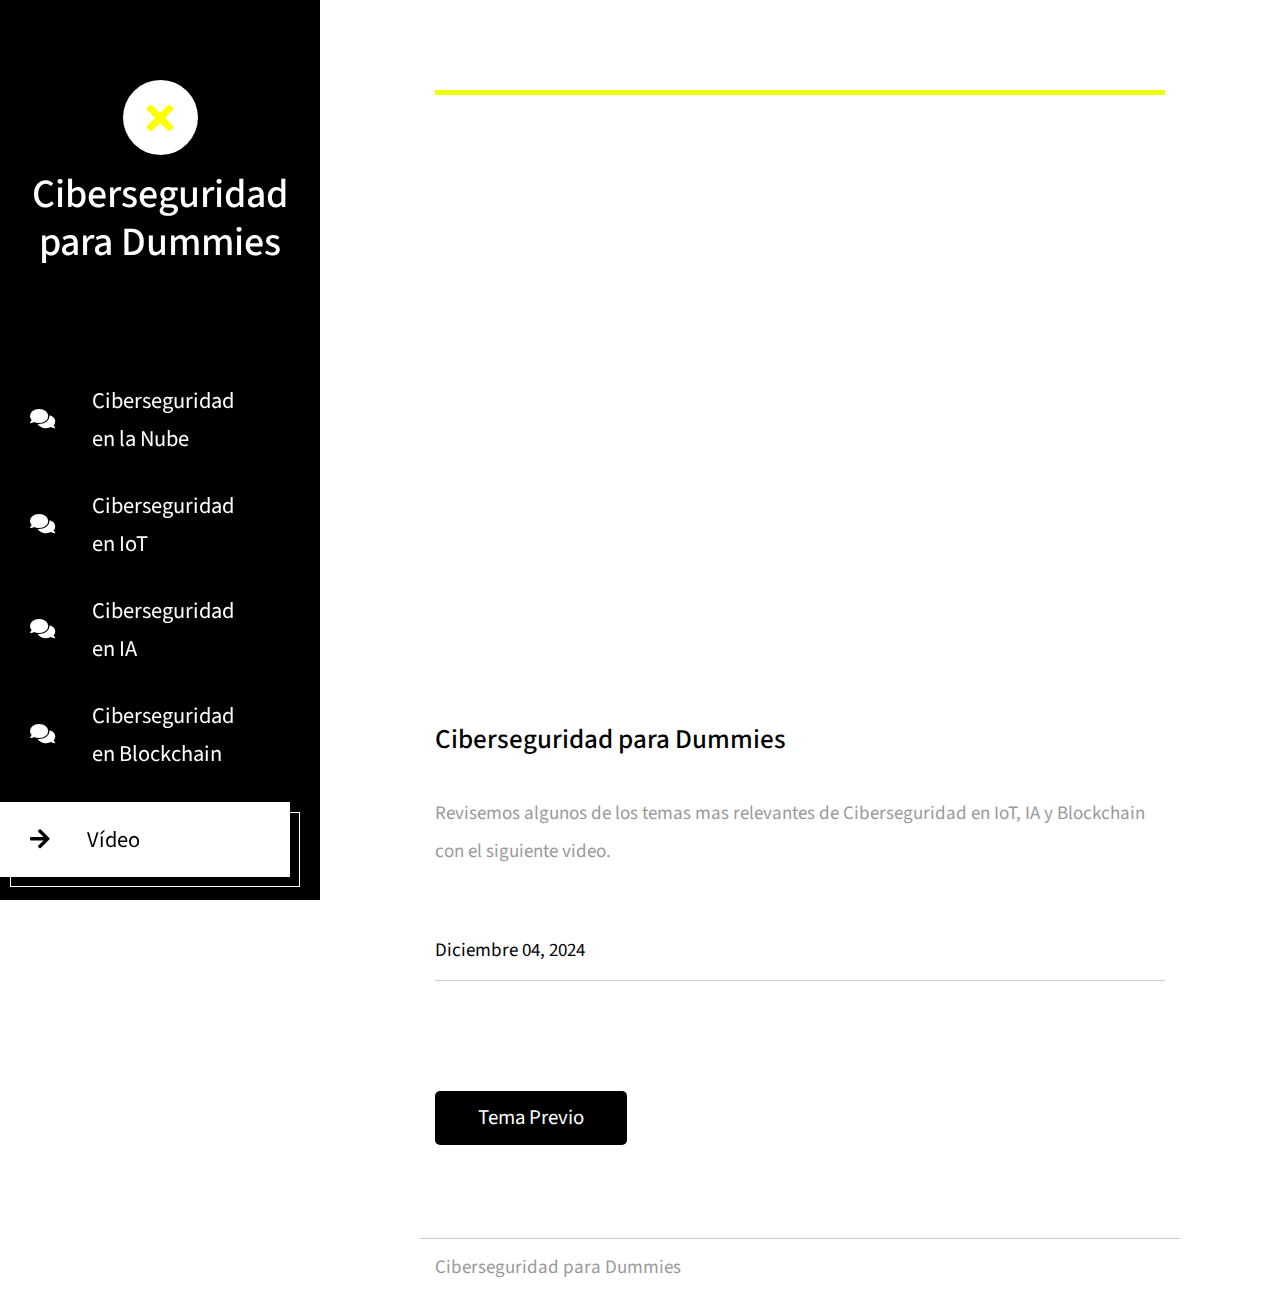
<file: video.html>
<!DOCTYPE html>
<html lang="en">
<head>
	<meta charset="UTF-8">
	<meta name="viewport" content="width=device-width, initial-scale=1.0">
	<title>Ciberseguridad para Dummies</title>
	<link rel="stylesheet" href="fontawesome/css/all.min.css"> <!-- https://fontawesome.com/ -->
	<link href="https://fonts.googleapis.com/css2?family=Source+Sans+Pro&display=swap" rel="stylesheet"> <!-- https://fonts.google.com/ -->
    <link href="css/bootstrap.min.css" rel="stylesheet">
    <link href="css/templatemo-xtra-blog.css" rel="stylesheet">
<!--
    
TemplateMo 553 Xtra Blog

https://templatemo.com/tm-553-xtra-blog

-->
</head>
<body>
	<header class="tm-header" id="tm-header">
        <div class="tm-header-wrapper">
            <button class="navbar-toggler" type="button" aria-label="Toggle navigation">
                <i class="fas fa-bars"></i>
            </button>
            <div class="tm-site-header">
                <div class="mb-3 mx-auto tm-site-logo"><i class="fas fa-times fa-2x"></i></div>            
                <h1 class="text-center">Ciberseguridad para Dummies</h1>
            </div>
            <nav class="tm-nav" id="tm-nav">            
                <ul>
                    <li class="tm-nav-item"><a href="index.html" class="tm-nav-link">
                        <i class="fas fa-comments"></i>
                        Ciberseguridad en la Nube
                    </a></li>
                    <li class="tm-nav-item"><a href="unidad2.html" class="tm-nav-link">
                        <i class="fas fa-comments"></i>
                        Ciberseguridad en IoT
                    </a></li>
                    <li class="tm-nav-item"><a href="unidad3.html" class="tm-nav-link">
                        <i class="fas fa-comments"></i>
                        Ciberseguridad en IA
                    </a></li>
                    <li class="tm-nav-item"><a href="unidad4.html" class="tm-nav-link">
                        <i class="fas fa-comments"></i>
                        Ciberseguridad en Blockchain
                    </a></li>
                    <li class="tm-nav-item active"><a href="video.html" class="tm-nav-link">
                        <i class="fas fa-arrow-right"></i>
                        Vídeo
                    </a></li>
                </ul>
            </nav>
            <p class="tm-mb-80 pr-5 text-white">
                Ciberseguridad para Dummies es un blog en donde aprenderas sobre los temas
                más recientes sobre ciberseguridad sin morir en el intento.
            </p>
        </div>
    </header>
    <div class="container-fluid">
        <main class="tm-main">
            <!-- Search form -->         
            <div class="row tm-row">
                <article class="col-12">
                    <hr class="tm-hr-primary">
                    <a target="_blank"  class="effect-lily tm-post-link tm-pt-60">
                            <iframe width="760" height="515" src="https://www.youtube.com/embed/aZoA9CVDL4M?si=1Wt6FVPhjLP8fd1R" title="YouTube video player" frameborder="0" allow="accelerometer; autoplay; clipboard-write; encrypted-media; gyroscope; picture-in-picture; web-share" referrerpolicy="strict-origin-when-cross-origin" allowfullscreen></iframe>                         
                        <h2 class="tm-pt-30 tm-color-primary tm-post-title">Ciberseguridad para Dummies</h2>
                    </a>                    
                    <p class="tm-pt-30">
                        Revisemos algunos de los temas mas relevantes de Ciberseguridad en IoT, IA y Blockchain
                        con el siguiente video.
                    </p>
                    <div class="d-flex justify-content-between tm-pt-45">
                        <span class="tm-color-primary">Diciembre 04, 2024</span>
                    </div>
                    <hr>
                </article>
            </div>
            <div class="row tm-row tm-mt-100 tm-mb-75">
                <div class="tm-prev-next-wrapper">
                    <a href="unidad4.html" class="mb-2 tm-btn tm-btn-primary tm-prev-next tm-mr-20">Tema Previo</a>
                </div>
            </div>            
            <footer class="row tm-row">
                <hr class="col-12">
                <div class="col-md-6 col-12 tm-color-gray">
                    Ciberseguridad para Dummies
                </div>
            </footer>
        </main>
    </div>
    <script src="js/jquery.min.js"></script>
    <script src="js/templatemo-script.js"></script>
</body>
</html>
</file>
<file: css/templatemo-xtra-blog.css>
/*

TemplateMo 553 Xtra Blog

https://templatemo.com/tm-553-xtra-blog

*/

html { overflow-x: hidden; }

body {
    margin: 0;
    padding: 0;
    font-family: 'Source Sans Pro', sans-serif;
    font-size: 19px;
    line-height: 2em;
    overflow-x: hidden;
}

p, span { color: #999; }
hr { 
    border-top-color: #CCC; 
    margin-top: 10px;
    margin-bottom: 10px;
}
.form-control::-webkit-input-placeholder { color: #999; }  
.form-control:-ms-input-placeholder { color: #999; }  
.form-control::placeholder { color: #999; }

.tm-header {
    background-color: rgb(0, 0, 0);
    color: white;
    
    position: fixed;
    top: 0;
    left: 0;
    bottom: 0;
    z-index: 100;
    width: 400px;
    overflow-y: visible;     
}

.tm-header-wrapper {
    overflow-y: scroll;
    scrollbar-width: none;
    -ms-overflow-style: none;
    padding: 30px;
    width: 100%;
    height: 100%; 
}

.tm-header-wrapper::-webkit-scrollbar {
    width: 0;
    height: 0;
}

.tm-site-header {
    margin-top: 50px;
    margin-bottom: 115px;
}

.tm-site-logo {
    width: 75px;
    height: 75px;
    border-radius: 50%;
    background-color: white;    
    display: flex;
    align-items: center;
    justify-content: center;
}

.tm-site-logo i { color: rgb(251, 255, 0); }

.tm-main {
    margin-left: 400px;
    padding: 80px 100px 25px;
}

.tm-post { max-width: 470px; }

.tm-row {
    max-width: 980px;
    justify-content: space-between;
}

.tm-nav { margin-bottom: 100px; }

.tm-nav-item {
    list-style: none;
    margin-bottom: 30px;
}

.tm-nav-link {
    color: white;
    background-color: transparent;
    height: 75px;
    width: 100%;
    max-width: 300px;    
    display: flex;
    align-items: center;
    font-size: 1.4rem;
    padding: 30px;
}

.tm-nav-item:hover .tm-nav-link,
.tm-nav-item.active .tm-nav-link
 {
    color: rgb(0, 0, 0);
    background-color: white;
    text-decoration: none;
}

.tm-nav ul { position: relative; }

.tm-nav-item:hover:after,
.tm-nav-item.active:after {
    content: '';
    width: 100%;
    max-width: 300px;    
    height: 75px;
    display: block;
    border: 1px solid white;
    margin-left: 10px;
    margin-top: -65px;
    position: absolute;
    z-index: -1000;
}

.tm-nav-link i { margin-right: 37px; }

ul { 
    margin: 0; 
    padding: 0;
}

.tm-nav { margin-left: -30px; }

.tm-social-link {
    display: inline-block;
    background-color: white;    
    font-size: 1.4rem;
    width: 50px;
    height: 50px;
    text-align: center;
    padding-top: 8px; 
    margin-right: 15px;   
    margin-bottom: 15px;
}

.tm-social-icon { 
    color: #0CC;    
    transition: all 0.3s ease;
}

.tm-social-link:hover .tm-social-icon.fa-facebook { color: #3b5998; }
.tm-social-link:hover .tm-social-icon.fa-twitter { color: #00acee; }
.tm-social-link:hover .tm-social-icon.fa-instagram { color: #3f729b; }
.tm-social-link:hover .tm-social-icon.fa-linkedin { color: #0e76a8; }
.navbar-toggler { display: none; }

.tm-search-form {
    display: flex;
    align-items: center;
    justify-content: flex-end;
}

.form-inline .form-control.tm-search-input {
    display: block;
    height: 60px;
    width: 480px;
    margin-right: 30px;
    border-radius: 0;
    border-color: #0CC;
    font-size: 1.2rem;
}

.tm-search-button {
    width: 60px;
    height: 60px;
    border: none;
    background-color: #0CC;
    transition: all 0.3s ease;
}

.tm-search-button:hover { background-color: #09b6b6; }

.tm-search-icon {
    color: white;
    font-size: 1.3rem;
}

.tm-post-link {
    display: block;
    position: relative;
	cursor: pointer;
}

.tm-post-link-inner {
    overflow: hidden;
    background: #3085a3;
}

.tm-post-link img {
    position: relative;
	display: block;
	min-height: 100%;
	max-width: 100%;
	opacity: 0.8;
}

.effect-lily img {
	max-width: none;
	width: -webkit-calc(100% + 50px);
	width: calc(100% + 50px);
	opacity: 0.7;
	-webkit-transition: opacity 0.35s, -webkit-transform 0.35s;
	transition: opacity 0.35s, transform 0.35s;
	-webkit-transform: translate3d(-40px,0, 0);
	transform: translate3d(-40px,0,0);
}

.effect-lily:hover img { opacity: 1; }

.effect-lily:hover img {
    -webkit-transform: translate3d(0,0,0);
	transform: translate3d(0,0,0);
}

.tm-post { margin-bottom: 75px; }

.tm-new-badge {
    top: 25px;
    right: -10px;
    background-color: #0CC;
    color: white;
    padding: 5px 20px;
}

.tm-post-title {
    font-size: 1.7rem;
    transition: all 0.3s ease;
}

.tm-h3 {
    font-size: 1.3rem;
    color: #999;
}

.tm-post-link:hover .tm-post-title { color: #0CC; }

.tm-btn {
    display: inline-block;
    border-radius: 5px;
    font-size: 1.3rem;
    transition: all 0.3s ease;
}

.tm-btn-primary {    
    background-color: rgb(0, 0, 0);
    color: white;  
    padding: 8px 43px;
    border: none;
}

.tm-btn-small { padding: 8px 33px; }

.tm-btn-primary:hover {
    background-color: #09b6b6;
    color: white;
}

.tm-paging-nav ul li {
    list-style: none;
    display: inline-block;
    margin-right: 10px;
}

.tm-paging-nav ul li:last-child { margin-right: 0; }

.tm-paging-link {
    background-color: #F0F0F0;
    color: #999;
    width: 50px;
    height: 50px;
    display: flex;
    align-items: center;
    justify-content: center;    
}

.tm-paging-item .tm-paging-link:hover,
.tm-paging-item.active .tm-paging-link {
    background-color: rgb(0, 0, 0);
    color: white;
}

.tm-btn.disabled {
    background-color: #F0F0F0;
    color: #999;
    cursor: not-allowed;
}

.tm-external-link { color: #0CC; }
.tm-external-link:hover { color: #09b6b6; }

.tm-paging-wrapper {
    display: flex;
    justify-content: flex-end;
    align-items: center;
}

.tm-prev-next-wrapper,
.tm-paging-wrapper {
    flex: 0 0 50%;
    max-width: 50%;
    padding-left: 15px;
    padding-right: 15px;
}

.tm-copyright { text-align: right; }

/* Single Post page */
hr.tm-hr-primary { border-top: 5px solid rgb(239, 255, 16); }

video {
    width: 100%;
    height: auto;
}

.tm-comment {
    display: flex;
    align-items: flex-start;
}

.tm-comment-figure {
    margin-top: 10px;
    margin-right: 30px;
}

.tm-comment-reply { padding-left: 37px; }

.form-control {
    height: 45px;
    border-color: #0CC;
    border-radius: 0;
}

.tm-comment-form { max-width: 360px; }
.tm-category-list { list-style-type: none; }
figure { margin: 0; }
figcaption { line-height: 1.4; }

.tm-post-full { max-width: 600px; }

.tm-post-sidebar {
    max-width: 280px;
    margin-left: auto;
    margin-right: 0;
}

.tm-pt-20 { padding-top: 20px; }
.tm-pt-30 { padding-top: 30px; }
.tm-pt-45 { padding-top: 45px; }
.tm-pt-60 { padding-top: 60px; }
.tm-mb-40 { margin-bottom: 40px; }
.tm-mb-45 { margin-bottom: 45px; }
.tm-mb-55 { margin-bottom: 55px; }
.tm-mb-60 { margin-bottom: 60px; }
.tm-mb-65 { margin-bottom: 65px; }
.tm-mb-75 { margin-bottom: 75px; }
.tm-mb-80 { margin-bottom: 80px; }
.tm-mb-120 { margin-bottom: 120px; }
.tm-mt-40 { margin-top: 40px; }
.tm-mt-100 { margin-top: 100px; }
.tm-mr-20 { margin-right: 20px; }
.tm-color-primary, span.tm-color-primary { color: rgb(0, 0, 0); }
a.tm-color-gray, .tm-color-gray { color: #999; }
a.tm-color-gray:hover { color: #099; }
.tm-bg-gray { background-color: #F3F4F5; }
button:focus { outline: none; }
a:hover { 
    text-decoration: none; 
    color: #048c8c;
}

a:hover figcaption { color: #056767; }
.img-thumbnail { max-width: none; }
.tm-about-pad { padding: 40px 35px; }
.tm-person { max-width: 430px; }
.tm-line-height-short { line-height: 1.8; }

.gmap_canvas {
    overflow:hidden;
    background:none!important;
    height:477px;
    width:100%;
}

.tm-social-links li { 
    list-style: none; 
    display: inline-block;
}

.tm-social-links li a {
    display: block;
    color: white;
    background-color: #0CC;
    width: 45px;
    height: 45px;    
    margin-right: 15px;    
}

.tm-social-links li a i { transition: all 0.3s ease; }
.tm-social-links li a:hover i.fa-facebook { color: #3b5998; }
.tm-social-links li a:hover i.fa-twitter { color: #00acee; }
.tm-social-links li a:hover i.fa-youtube { color: #c4302b; }
.tm-social-links li a:hover i.fa-instagram { color: #3f729b; }

.tm-contact-right { padding-left: 55px; }
.tm-contact-form { max-width: 488px; }

.tm-contact-form input,
.tm-contact-form textarea {
    max-width: 360px;
}

.tm-contact-form label { font-size: 1.4rem; }
.tm-contact-form .form-group { display: flex; }

@media (max-width: 1540px) {
    .tm-header { width: 320px; }

    .tm-main {
        margin-left: 320px;
        width: calc(100% - 320px);
    }
}

@media (max-width: 1300px) {
    .tm-about-col {
        flex: 0 0 100%;
        max-width: 100%;
        margin-bottom: 30px;
    }
}

@media (max-width: 1288px) {
    .tm-social-link { margin-right: 10px; }
}

@media (max-width: 1199px) {
    .tm-post-sidebar { max-width: 440px; }
    .form-inline .form-control.tm-search-input { width: 420px; }
}

@media (max-width: 1086px) {
    .form-inline .form-control.tm-search-input {
        width: 80%;
        margin-right: 15px;
    }
}

/* Hide sidebar */
@media (max-width: 991px) {
    .tm-header {
        width: 320px;
        left: -320px;        
        transition: all 0.3s ease;
    }

    .tm-header.show { left: 0; }
    .tm-header-wrapper { padding: 15px; }

    .navbar-toggler {
        display: block;
        position: fixed;
        left: 0;
        top: 0;
        background-color: rgba(56, 204, 204, 0.75);
        color: white;
        padding: 10px 15px;
        transition: all 0.3s ease;
        border-radius: 0;
        top: 5px;
    }

    .tm-header.show .navbar-toggler { left: 320px; }

    .tm-main {
        margin-left: 0;
        padding: 50px 40px;
        width: 100%;
    }

    .tm-post-sidebar {
        margin-left: 0;
        margin-right: auto;
    }

    .tm-person-col { width: 50%; }
    .tm-person { flex-direction: row; }

    .tm-contact-left {
        flex: 0 0 58.333333%;
        max-width: 58.333333%;
    }

    .tm-contact-right {
        flex: 0 0 41.666667%;
        max-width: 41.666667%;
    }

    .tm-post-full { max-width: none; }
}

@media (max-width: 767px) {
    .form-inline .form-control.tm-search-input {
        width: 70%;
        max-width: 375px;
        margin-right: 15px;
    }

    .tm-search-form { justify-content: flex-start; }
    .tm-main { padding: 60px 10px; }

    .tm-prev-next-wrapper,
    .tm-paging-wrapper {
        flex: 0 0 100%;
        max-width: 100%;
    }

    .tm-paging-wrapper { 
        margin-top: 50px; 
        justify-content: flex-start;
    }

    .tm-copyright { text-align: left; }
}

@media (max-width: 1199px) and (min-width: 992px) {
    .tm-person-col,
    .tm-contact-left,
    .tm-contact-right {
        flex: 0 0 100%;
        max-width: 100%;
    }

    .tm-contact-right { padding-left: 15px; }

    .tm-post-col,
    .tm-aside-col {
        flex: 0 0 100%;
        max-width: 100%;
    }

    .tm-post-sidebar {
        margin-left: 0;
        margin-right: auto;
    }
}

@media (max-width: 709px) {
    .tm-person-col { width: 100%; }
}

@media (max-width: 991px) and (min-width: 826px) {
    .tm-about-col {
        flex: 0 0 33.3333%;
        max-width: 33.3333%;
    }

    .tm-person { flex-direction: row; }
}

@media (max-width: 630px) {
    .tm-contact-left,
    .tm-contact-right {
        flex: 0 0 100%;
        max-width: 100%;
    }

    .tm-contact-right { padding-left: 15px; }
}

@media (max-width: 575px) {
    .tm-contact-form input, 
    .tm-contact-form textarea {
        max-width: 100%;
    }
}

@media (max-width: 480px) {
    .tm-person-col { width: 100%; }
    .tm-person { flex-direction: row; }
}

@media (max-width: 380px) {
    .tm-person img { max-width: 120px; }
}
</file>
